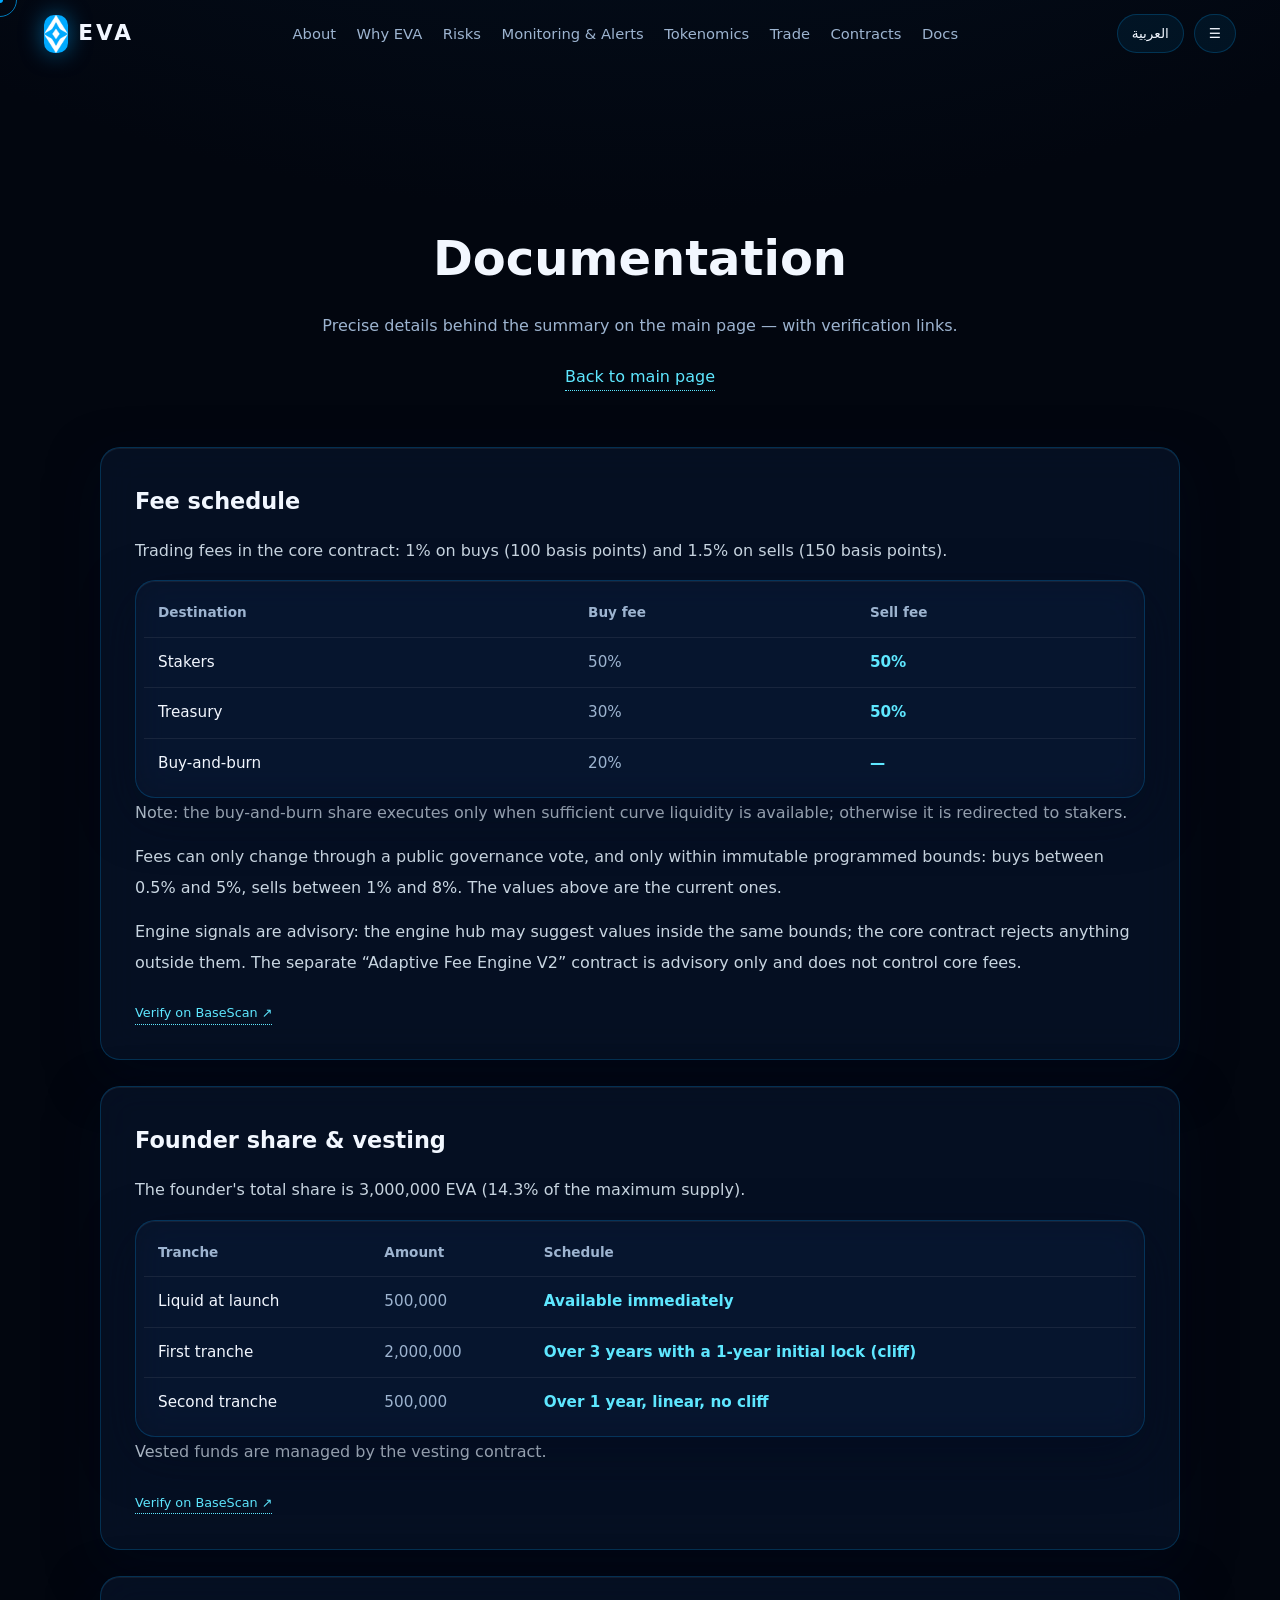
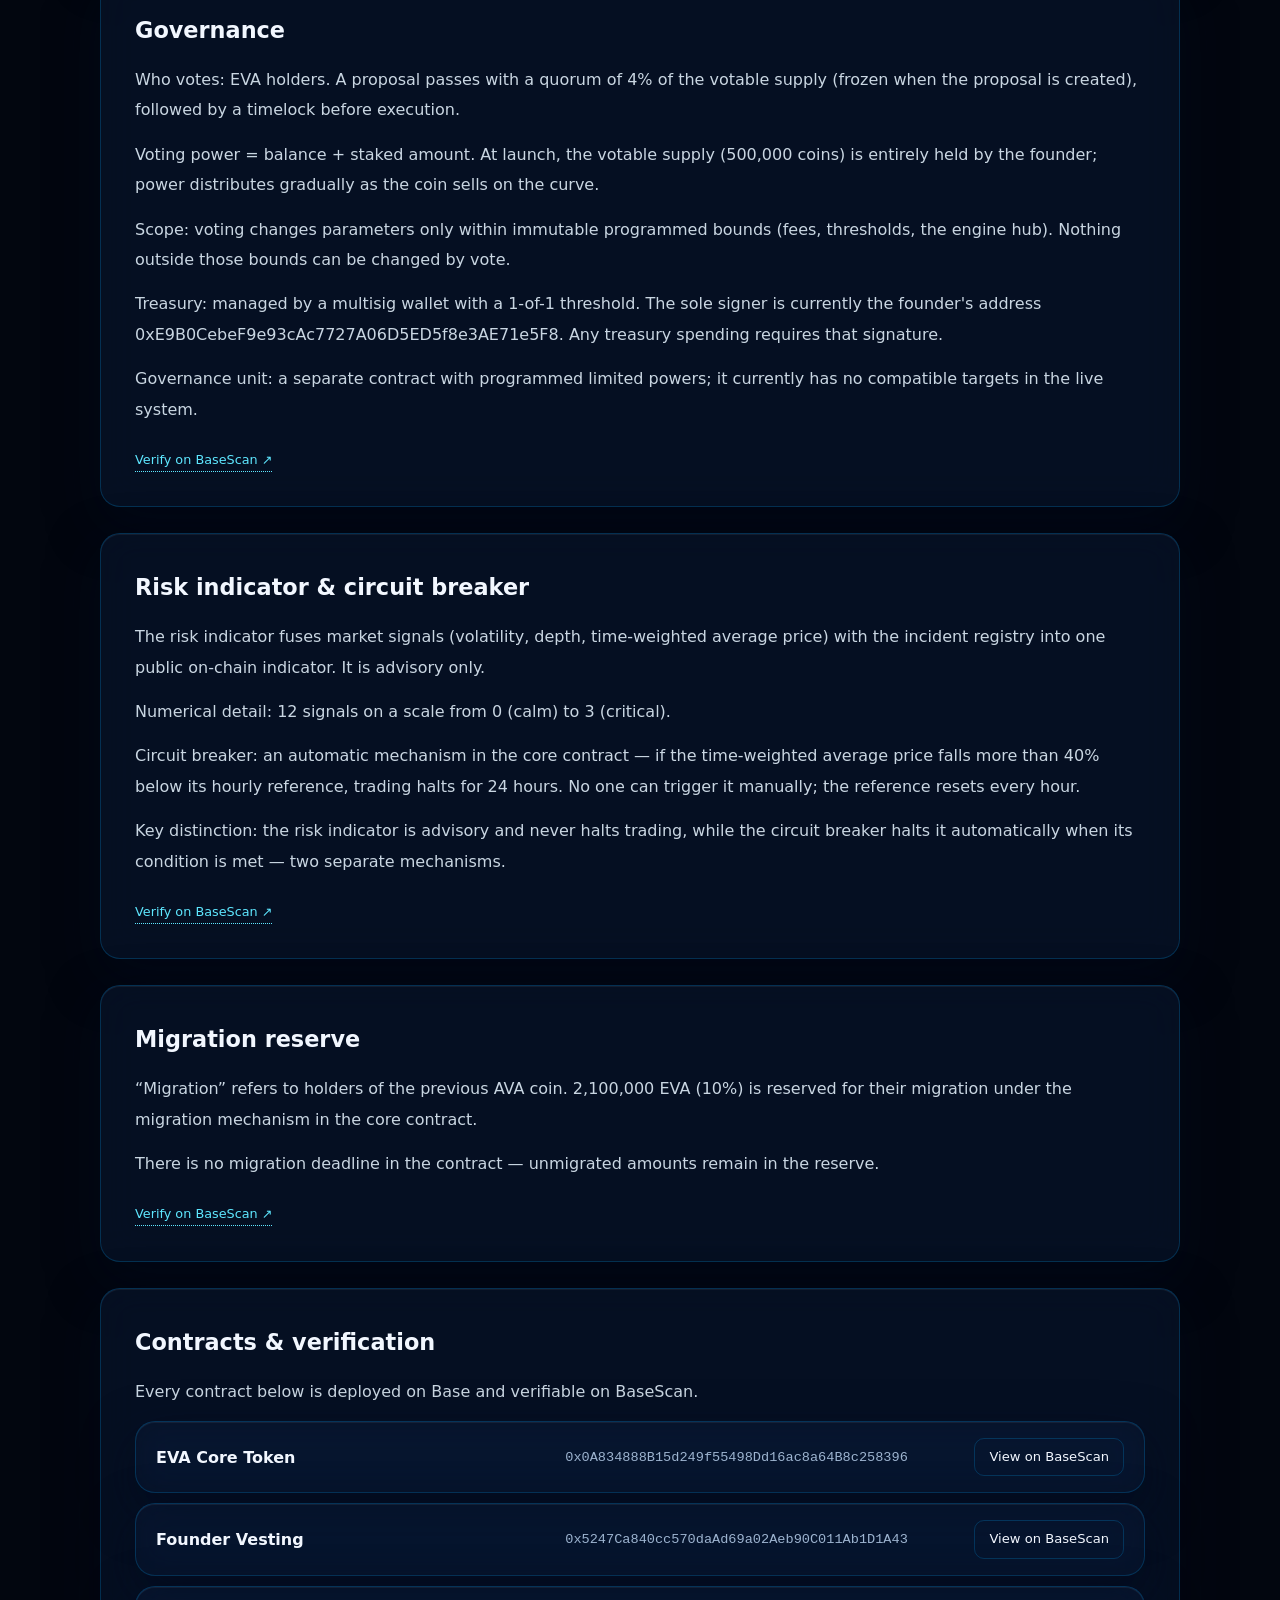
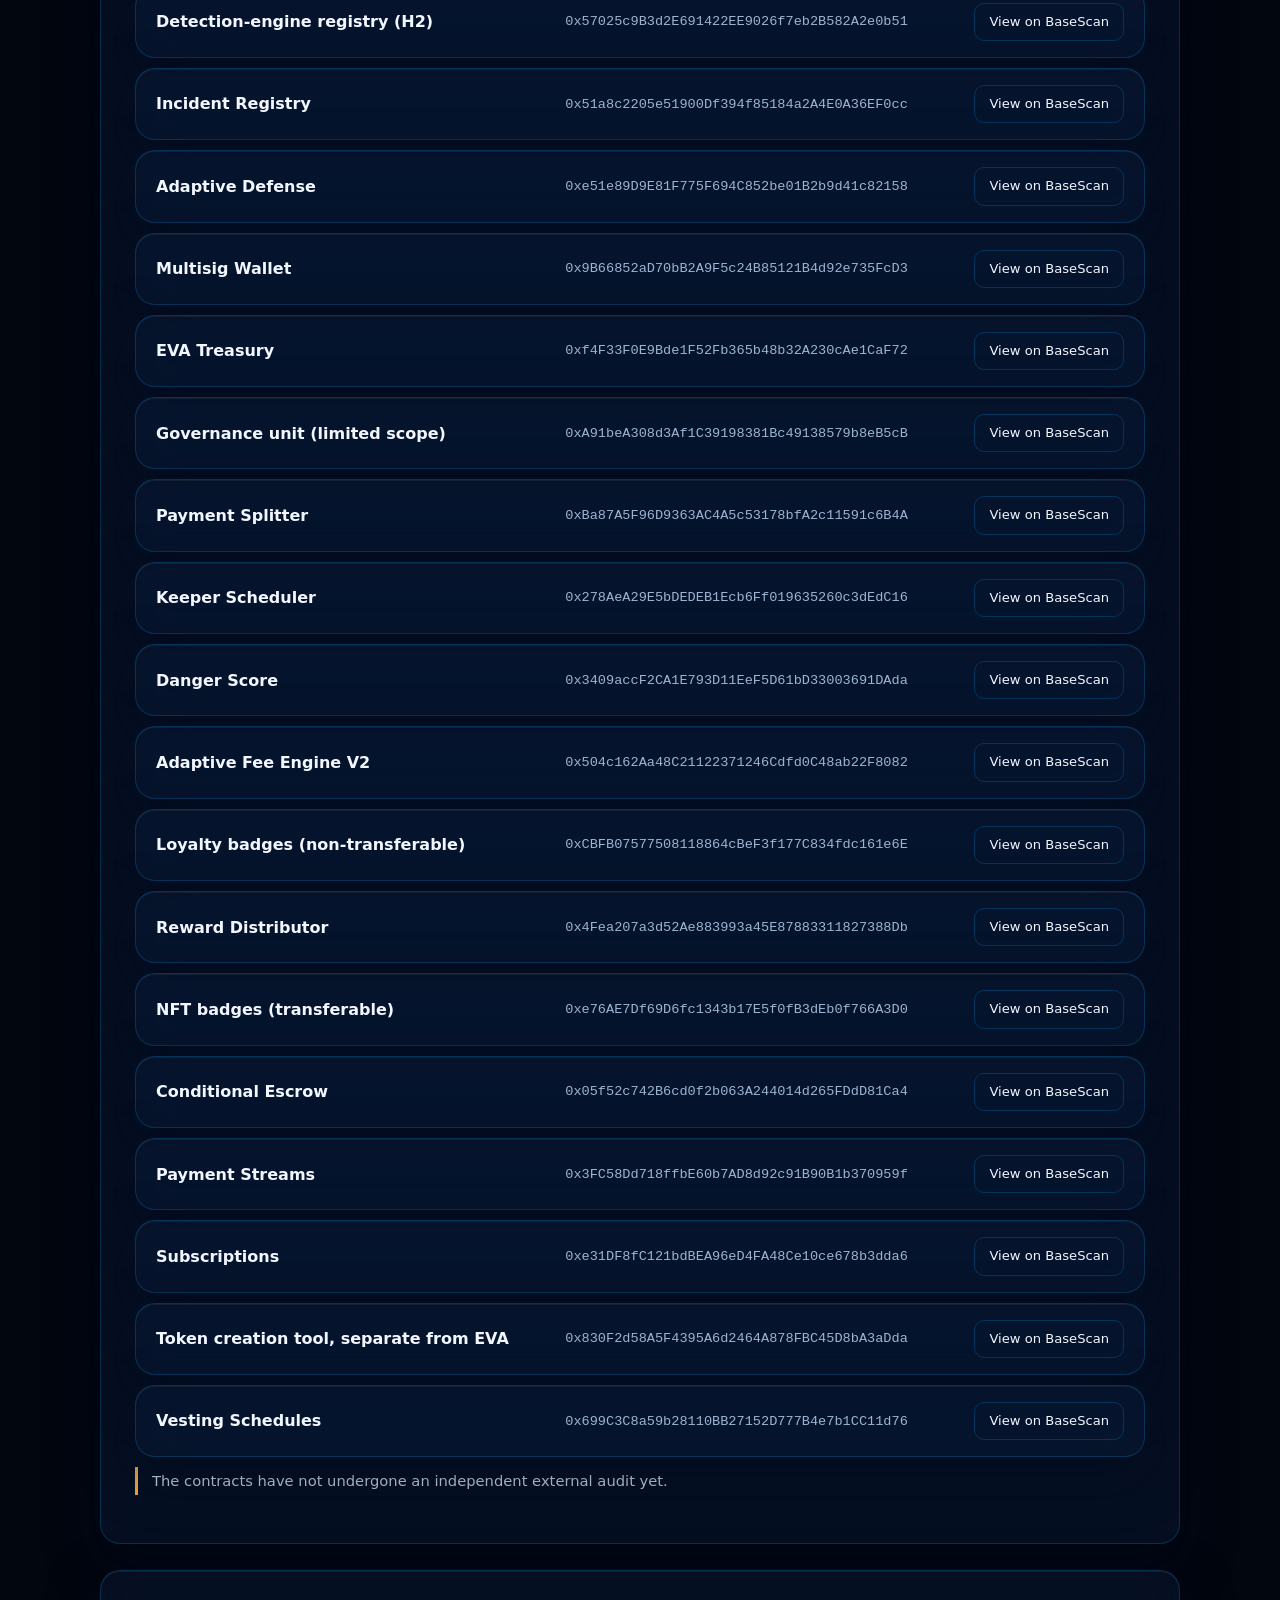
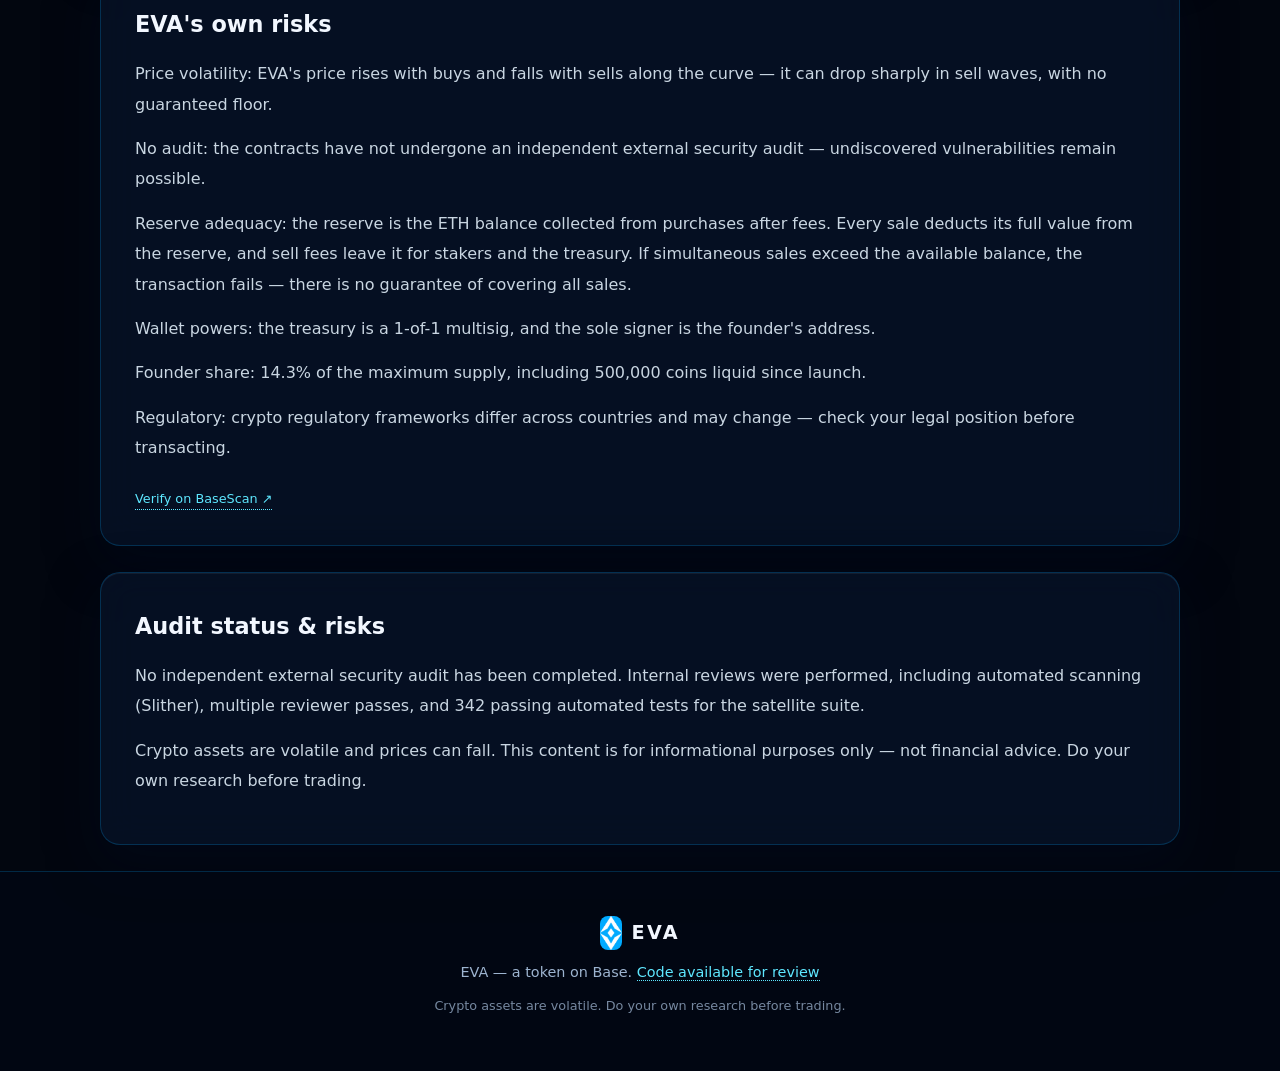
<file: docs.html>
<!DOCTYPE html>
<html lang="ar" dir="rtl">
<head>
<meta charset="UTF-8">
<meta name="viewport" content="width=device-width, initial-scale=1.0">
<meta name="description" content="EVA documentation — fees, vesting, governance, risk monitor, contracts.">
<title>EVA — التوثيق</title>
<link rel="icon" type="image/png" href="favicon.png">
<link rel="stylesheet" href="styles.css">
<style>
.docs-hero{padding:150px 0 30px;text-align:center}
.docs-hero h1{font-size:clamp(2rem,5vw,3rem);margin-bottom:12px}
.docs-hero p{color:var(--muted);max-width:640px;margin:0 auto 18px}
.doc-section{margin:26px 0;padding:34px}
.doc-section h2{margin-bottom:16px;font-size:1.4rem}
.doc-section p{color:#c9d6e2;line-height:1.9;margin-bottom:14px}
.doc-note{border-inline-start:3px solid var(--warn,#f0a840);padding-inline-start:14px;color:var(--muted);font-size:.92rem}
.doc-table{width:100%;border-collapse:collapse;font-size:.95rem}
.doc-table th,.doc-table td{padding:12px 14px;text-align:start;border-bottom:1px solid rgba(255,255,255,.07)}
.doc-table th{color:var(--muted);font-weight:600;font-size:.85rem}
.doc-table td{font-variant-numeric:tabular-nums}
.back-link{display:inline-block;margin-top:6px;color:var(--cyan);text-decoration:none;border-bottom:1px dotted var(--cyan)}
.back-link:hover{color:#fff;border-bottom-color:#fff}
#docs-contracts .contract-row{margin-bottom:10px}
.doc-anchor{scroll-margin-top:110px}
</style>
</head>
<body>
<div id="cursor-ring"></div><div id="cursor-dot"></div>

<header id="nav">
  <a href="index.html" class="brand">
    <img src="logo.png" alt="EVA logo" class="brand-logo">
    <span class="brand-name">EVA</span>
  </a>
  <nav class="nav-links" id="nav-links">
    <a href="index.html#about" data-i18n="nav.about"></a>
    <a href="index.html#benefits" data-i18n="nav.benefits"></a>
    <a href="index.html#problems" data-i18n="nav.problems"></a>
    <a href="index.html#immune" data-i18n="nav.immune"></a>
    <a href="index.html#tokenomics" data-i18n="nav.tokenomics"></a>
    <a href="index.html#trade" data-i18n="nav.trade"></a>
    <a href="index.html#contracts" data-i18n="nav.contracts"></a>
    <a href="docs.html" data-i18n="nav.docs" aria-current="page"></a>
  </nav>
  <div class="nav-actions">
    <button id="lang-toggle" class="pill-btn" type="button"></button>
    <button id="menu-toggle" class="pill-btn" type="button" aria-label="menu">☰</button>
  </div>
</header>

<section class="docs-hero">
  <div class="container">
    <h1 data-i18n="docs.title"></h1>
    <p data-i18n="docs.sub"></p>
    <a class="back-link" href="index.html" data-i18n="docs.back"></a>
  </div>
</section>

<main id="docs-main" class="container"></main>

<footer>
  <div class="container footer-inner">
    <div class="footer-brand">
      <img src="logo.png" alt="EVA logo" class="footer-logo">
      <span>EVA</span>
    </div>
    <p><span data-i18n="footer.rights"></span> <a class="footer-code" target="_blank" rel="noopener" href="https://github.com/RIO4140/eva-contracts" data-i18n="footer.code"></a></p>
    <p class="risk" data-i18n="footer.risk"></p>
  </div>
</footer>

<script src="i18n.js"></script>
<script src="docs.js"></script>
</body>
</html>
</file>
<file: styles.css>
/* ============ EVA — immersive dark futuristic theme ============ */
:root{
  --bg0:#02060f;
  --bg1:#04101f;
  --eva:#00aaff;
  --eva-deep:#001533;
  --eva-soft:rgba(0,170,255,.14);
  --cyan:#5ee7ff;
  --text:#f2f7ff;
  --muted:#9db4d0;
  --glass:rgba(10,25,48,.55);
  --stroke:rgba(0,170,255,.22);
  --radius:20px;
  --nav-h:68px;
}
*{box-sizing:border-box;margin:0;padding:0}
html{scroll-behavior:smooth;scroll-padding-top:calc(var(--nav-h) + 16px)}
html[dir="ltr"] body{font-family:'Space Grotesk',system-ui,sans-serif}
html[dir="rtl"] body{font-family:'Cairo','Space Grotesk',system-ui,sans-serif}
body{
  background:radial-gradient(1200px 800px at 50% -10%, #06203c 0%, var(--bg1) 40%, var(--bg0) 100%);
  color:var(--text);
  min-height:100vh;
  overflow-x:hidden;
  line-height:1.7;
}
::selection{background:var(--eva);color:#00131f}
a{color:inherit;text-decoration:none}
button{font:inherit;cursor:pointer;border:none;background:none;color:inherit}
input{font:inherit;color:inherit}

/* ---------- background layers ---------- */
.bg-orbs{position:fixed;inset:0;z-index:0;overflow:hidden;pointer-events:none}
.orb{position:absolute;border-radius:50%;filter:blur(110px);opacity:.5;will-change:transform}
.orb-1{width:44vw;height:44vw;inset-inline-start:-10vw;top:-12vh;background:radial-gradient(circle,#00aaff55,transparent 70%)}
.orb-2{width:38vw;height:38vw;inset-inline-end:-8vw;top:30vh;background:radial-gradient(circle,#0055ff44,transparent 70%)}
.orb-3{width:30vw;height:30vw;inset-inline-start:20vw;top:62vh;background:radial-gradient(circle,#00e5ff33,transparent 70%)}
.orb-4{width:26vw;height:26vw;inset-inline-end:14vw;top:88vh;background:radial-gradient(circle,#7a00ff2e,transparent 70%)}
#stars{position:fixed;inset:0;z-index:0;pointer-events:none;opacity:.9}
.bg-grid{
  position:fixed;inset:0;z-index:0;pointer-events:none;opacity:.35;
  background-image:linear-gradient(rgba(0,170,255,.06) 1px,transparent 1px),
                   linear-gradient(90deg,rgba(0,170,255,.06) 1px,transparent 1px);
  background-size:56px 56px;
  mask-image:radial-gradient(ellipse 90% 70% at 50% 30%,#000 30%,transparent 100%);
  -webkit-mask-image:radial-gradient(ellipse 90% 70% at 50% 30%,#000 30%,transparent 100%);
}
main,header#nav,footer{position:relative;z-index:2}

/* ---------- custom cursor (desktop) ---------- */
#cursor-ring,#cursor-dot{position:fixed;top:0;inset-inline-start:0;z-index:9999;pointer-events:none;border-radius:50%;display:none}
@media (pointer:fine){
  #cursor-ring{display:block;width:34px;height:34px;border:1.5px solid rgba(0,170,255,.7);transform:translate(-50%,-50%);transition:width .25s,height .25s,border-color .25s}
  #cursor-dot{display:block;width:6px;height:6px;background:var(--eva);transform:translate(-50%,-50%)}
  #cursor-ring.hovering{width:56px;height:56px;border-color:var(--cyan)}
}

/* ---------- glass ---------- */
.glass{
  background:var(--glass);
  border:1px solid var(--stroke);
  border-radius:var(--radius);
  backdrop-filter:blur(18px) saturate(140%);
  -webkit-backdrop-filter:blur(18px) saturate(140%);
  box-shadow:0 18px 50px rgba(0,10,30,.5), inset 0 1px 0 rgba(255,255,255,.06);
}

/* ---------- nav ---------- */
#nav{
  position:sticky;top:0;z-index:100;height:var(--nav-h);
  display:flex;align-items:center;justify-content:space-between;gap:12px;
  padding-inline:clamp(14px,4vw,44px);
  transition:background .3s,border-color .3s,backdrop-filter .3s;
  border-bottom:1px solid transparent;
}
#nav.scrolled{background:rgba(2,8,20,.72);backdrop-filter:blur(16px);-webkit-backdrop-filter:blur(16px);border-bottom-color:var(--stroke)}
.brand{display:flex;align-items:center;gap:10px;font-weight:700;font-size:1.35rem;letter-spacing:.14em}
.brand-logo{height:38px;width:auto;border-radius:10px;box-shadow:0 0 22px rgba(0,170,255,.5)}
.nav-links{display:flex;gap:clamp(8px,1.6vw,22px);font-size:.92rem}
.nav-links a{color:var(--muted);transition:color .2s;white-space:nowrap}
.nav-links a:hover{color:var(--eva)}
.nav-actions{display:flex;align-items:center;gap:10px}
.pill-btn{
  border:1px solid var(--stroke);border-radius:999px;padding:7px 14px;font-size:.85rem;
  color:var(--text);background:rgba(0,170,255,.08);transition:background .2s;
}
.pill-btn:hover{background:rgba(0,170,255,.2)}
.menu-btn{display:none;flex-direction:column;gap:5px;padding:8px}
.menu-btn span{width:24px;height:2px;background:var(--text);border-radius:2px;transition:transform .3s,opacity .3s}

/* ---------- buttons ---------- */
.cta{
  display:inline-flex;align-items:center;justify-content:center;gap:8px;
  background:linear-gradient(135deg,#00c3ff,#0077ff);
  color:#02121f;font-weight:700;padding:13px 30px;border-radius:14px;font-size:1rem;
  box-shadow:0 8px 30px rgba(0,170,255,.4), inset 0 1px 0 rgba(255,255,255,.35);
  transition:transform .2s,box-shadow .2s;will-change:transform;
}
.cta:hover{box-shadow:0 12px 40px rgba(0,170,255,.6), inset 0 1px 0 rgba(255,255,255,.35)}
.cta.small{padding:9px 18px;font-size:.88rem;border-radius:11px}
.cta.wide{width:100%;margin-top:14px;font-size:1.05rem}
.cta:disabled{opacity:.45;cursor:not-allowed;transform:none!important}
.ghost-btn{
  display:inline-flex;align-items:center;justify-content:center;
  border:1px solid var(--stroke);border-radius:14px;padding:13px 30px;font-weight:600;
  color:var(--text);background:rgba(0,170,255,.06);transition:background .2s;will-change:transform;
}
.ghost-btn:hover{background:rgba(0,170,255,.16)}

/* ---------- hero ---------- */
#hero{min-height:calc(100svh - var(--nav-h));display:flex;flex-direction:column;align-items:center;justify-content:center;text-align:center;padding:40px 20px 70px;position:relative}
.hero-inner{max-width:860px;display:flex;flex-direction:column;align-items:center}
.hero-badge{padding:8px 20px;border-radius:999px;font-size:.85rem;color:var(--cyan);letter-spacing:.06em;margin-bottom:26px}
.hero-logo{width:min(150px,34vw);height:auto;border-radius:26px;margin-bottom:8px;filter:drop-shadow(0 0 45px rgba(0,170,255,.65));animation:float 6s ease-in-out infinite}
@keyframes float{0%,100%{transform:translateY(0)}50%{transform:translateY(-14px)}}
.hero-title{
  font-size:clamp(4.5rem,17vw,10rem);font-weight:700;letter-spacing:.1em;line-height:1;
  background:linear-gradient(180deg,#fff 20%,var(--eva) 75%,#0055aa);
  -webkit-background-clip:text;background-clip:text;color:transparent;
  filter:drop-shadow(0 0 34px rgba(0,170,255,.45));
  margin-bottom:10px;
}
html[dir="rtl"] .hero-title{letter-spacing:.02em}
.hero-tagline{font-size:clamp(1.4rem,4.5vw,2.3rem);font-weight:700;margin-bottom:14px}
.hero-sub{color:var(--muted);max-width:640px;margin-bottom:32px;font-size:1.05rem}
.hero-ctas{display:flex;gap:14px;flex-wrap:wrap;justify-content:center;margin-bottom:30px}
.price-chip{display:inline-flex;align-items:center;gap:8px;padding:10px 22px;border-radius:999px;font-size:.95rem}
.chip-dot{width:9px;height:9px;border-radius:50%;background:#37ff8b;box-shadow:0 0 12px #37ff8b;animation:pulse 2s infinite}
@keyframes pulse{50%{opacity:.4}}
.scroll-hint{position:absolute;bottom:26px;inset-inline-start:50%;transform:translateX(-50%)}
html[dir="rtl"] .scroll-hint{transform:translateX(50%)}
.scroll-hint span{display:block;width:24px;height:40px;border:2px solid var(--stroke);border-radius:14px;position:relative}
.scroll-hint span::after{content:"";position:absolute;top:8px;inset-inline-start:50%;width:4px;height:9px;margin-inline-start:-2px;border-radius:3px;background:var(--eva);animation:wheel 1.8s infinite}
@keyframes wheel{60%{transform:translateY(12px);opacity:0}100%{transform:translateY(12px);opacity:0}}

/* ---------- sections ---------- */
section{padding:clamp(56px,9vh,110px) clamp(16px,5vw,60px)}
.container{max-width:1080px;margin-inline:auto}
.section-title{font-size:clamp(1.9rem,5vw,3rem);font-weight:800;margin-bottom:14px;text-align:center;
  background:linear-gradient(120deg,#fff,var(--cyan));-webkit-background-clip:text;background-clip:text;color:transparent}
.section-sub{color:var(--muted);text-align:center;max-width:680px;margin:0 auto 40px}
.lead{color:#d7e6fa;max-width:760px;margin:0 auto 18px;font-size:1.08rem;text-align:center}

/* ---------- stats ---------- */
#stats{padding-top:10px;padding-bottom:10px}
.stats-grid{display:grid;grid-template-columns:repeat(4,1fr);gap:14px;max-width:1080px;margin-inline:auto}
.stat-card{padding:22px 16px;text-align:center;transition:transform .25s,box-shadow .25s}
.stat-card:hover{transform:translateY(-5px);box-shadow:0 18px 50px rgba(0,170,255,.28)}
.stat-label{color:var(--muted);font-size:.85rem;margin-bottom:8px}
.stat-value{font-size:clamp(1.15rem,2.6vw,1.6rem);font-weight:700;color:var(--cyan);font-variant-numeric:tabular-nums}

/* ---------- cards grid ---------- */
.cards-grid{display:grid;grid-template-columns:repeat(3,1fr);gap:16px}
.benefit-card{padding:26px 22px;transition:transform .25s,box-shadow .25s;transform-style:preserve-3d}
.benefit-card:hover{box-shadow:0 20px 60px rgba(0,170,255,.3);border-color:rgba(0,170,255,.5)}
.benefit-card h3{font-size:1.12rem;margin-bottom:10px;color:#fff}
.benefit-card p{color:var(--muted);font-size:.95rem}
.benefit-num{font-size:.8rem;color:var(--eva);letter-spacing:.2em;margin-bottom:12px;display:block}

/* ---------- problems ---------- */
.problems-list{display:flex;flex-direction:column;gap:14px}
.problem-row{display:grid;grid-template-columns:1fr auto 1fr;gap:18px;align-items:center;padding:20px 24px}
.problem{color:#ffb3b3;font-weight:600}
.solution{color:#b8f5d0}
.prob-arrow{color:var(--eva);font-size:1.4rem;line-height:1}
html[dir="rtl"] .prob-arrow{transform:scaleX(-1)}

/* ---------- immune ---------- */
.immune-grid{display:grid;grid-template-columns:1fr 1fr;gap:18px;margin-bottom:22px}
.immune-grid .glass{padding:30px 26px;transition:transform .25s,box-shadow .25s}
.immune-grid h3{font-size:1.3rem;margin:14px 0 10px}
.immune-grid p{color:var(--muted)}
.engine-icon{width:52px;height:52px;border-radius:16px;background:linear-gradient(135deg,rgba(0,170,255,.35),rgba(0,60,140,.35));border:1px solid var(--stroke);position:relative}
.engine-icon::after{content:"";position:absolute;inset:14px;border-radius:8px;background:var(--eva);box-shadow:0 0 18px var(--eva)}
.defense-icon::after{background:var(--cyan);box-shadow:0 0 18px var(--cyan);border-radius:50%}
.advisory-note{max-width:760px;margin:0 auto;text-align:center;color:var(--muted);border-inline-start:3px solid var(--eva);padding-inline-start:16px;font-size:.95rem}

/* ---------- tokenomics ---------- */
.supply-line{text-align:center;font-weight:700;font-size:1.1rem;margin-bottom:24px;color:#fff}
.table-card{padding:8px 8px;overflow:hidden}
table{width:100%;border-collapse:collapse;font-size:.98rem}
td{padding:14px 18px;border-bottom:1px solid rgba(0,170,255,.1)}
tr:last-child td{border-bottom:none}
td:last-child{text-align:end;color:var(--cyan);font-weight:700;white-space:nowrap}
td:nth-child(2){text-align:end;color:var(--muted);font-variant-numeric:tabular-nums;white-space:nowrap}
tr{transition:background .2s}
tbody tr:hover{background:rgba(0,170,255,.06)}
.taxes-line{text-align:center;color:var(--muted);margin-top:20px}

/* ---------- trade / dApp ---------- */
.trade-card{max-width:560px;margin:0 auto;padding:30px 26px}
.tabs{display:grid;grid-template-columns:1fr 1fr;gap:8px;background:rgba(0,20,45,.6);border-radius:14px;padding:6px;margin-bottom:24px}
.tab{padding:11px;border-radius:10px;font-weight:700;color:var(--muted);transition:all .25s}
.tab.active{background:linear-gradient(135deg,#00c3ff,#0077ff);color:#02121f;box-shadow:0 6px 20px rgba(0,170,255,.4)}
.panel.hidden{display:none}
.field{margin-bottom:6px}
.field-head{display:flex;justify-content:space-between;align-items:center;font-size:.88rem;color:var(--muted);margin-bottom:8px;gap:8px;flex-wrap:wrap}
.bal b{color:var(--text);font-variant-numeric:tabular-nums}
.max-btn{color:var(--eva);font-weight:700;font-size:.8rem;border:1px solid var(--stroke);border-radius:8px;padding:2px 10px;margin-inline-start:6px;transition:background .2s}
.max-btn:hover{background:rgba(0,170,255,.2)}
.input-row{display:flex;align-items:center;background:rgba(0,15,35,.7);border:1px solid var(--stroke);border-radius:14px;padding:6px 6px 6px 18px;transition:border-color .2s,box-shadow .2s}
html[dir="rtl"] .input-row{padding:6px 18px 6px 6px}
.input-row:focus-within{border-color:var(--eva);box-shadow:0 0 0 3px rgba(0,170,255,.18)}
.input-row input{flex:1;background:none;border:none;outline:none;font-size:1.35rem;font-weight:600;min-width:0;font-variant-numeric:tabular-nums}
.input-row input::placeholder{color:#4a6285}
.input-row input::-webkit-outer-spin-button,.input-row input::-webkit-inner-spin-button{-webkit-appearance:none}
.input-row input[type=number]{-moz-appearance:textfield;appearance:textfield}
.unit{background:rgba(0,170,255,.14);border:1px solid var(--stroke);border-radius:10px;padding:8px 16px;font-weight:700;font-size:.9rem;white-space:nowrap}
.swap-arrow{display:flex;justify-content:center;margin:10px 0;color:var(--eva)}
.swap-arrow svg{background:rgba(0,170,255,.1);border:1px solid var(--stroke);border-radius:50%;padding:8px;width:38px;height:38px}
.output-row{display:flex;align-items:center;justify-content:space-between;background:rgba(0,15,35,.45);border:1px dashed var(--stroke);border-radius:14px;padding:16px 18px;font-size:1.3rem;font-weight:700;font-variant-numeric:tabular-nums;min-height:64px}
.output-row .unit{font-size:.85rem}
.trade-meta{display:flex;align-items:center;gap:8px;flex-wrap:wrap;font-size:.85rem;color:var(--muted);margin:14px 2px 0}
.trade-meta b{color:var(--text)}
.trade-meta .sep{flex:1}
.approve-note{font-size:.85rem;color:var(--cyan);background:rgba(0,170,255,.08);border:1px solid var(--stroke);border-radius:10px;padding:10px 14px;margin-top:14px}
.tx-status{margin-top:14px;font-size:.92rem;min-height:1.6em;text-align:center}
.tx-status .ok{color:#37ff8b}
.tx-status .err{color:#ff8080}
.tx-status .pending{color:var(--cyan)}
.tx-status a{color:var(--eva);text-decoration:underline}
.disclaimer{margin-top:16px;font-size:.8rem;color:var(--muted);text-align:center;border-top:1px solid rgba(0,170,255,.12);padding-top:14px}
.notice{max-width:560px;margin:0 auto 18px;padding:18px 22px;text-align:center;color:#ffd27a;border-color:rgba(255,180,60,.35)}
.hidden{display:none!important}

/* ---------- contracts ---------- */
.contracts-list{display:flex;flex-direction:column;gap:12px}
.contract-row{display:flex;align-items:center;gap:14px;padding:16px 20px;flex-wrap:wrap}
.contract-name{font-weight:700;flex:1;min-width:150px}
.contract-addr{font-family:ui-monospace,'Cascadia Code',monospace;font-size:.85rem;color:var(--muted);direction:ltr;unicode-bidi:embed;word-break:break-all;flex:1;min-width:200px}
@media (prefers-reduced-motion:reduce){
  #cursor-ring,#cursor-dot{display:none!important}
  *,*::before,*::after{animation-duration:.01ms!important;transition-duration:.01ms!important}
}
.contract-actions{display:flex;gap:8px;margin-inline-start:auto}
.mini-btn{border:1px solid var(--stroke);border-radius:10px;padding:7px 14px;font-size:.82rem;transition:background .2s;white-space:nowrap}
.mini-btn:hover{background:rgba(0,170,255,.18)}
.mini-btn.copied{border-color:#37ff8b;color:#37ff8b}

/* ---------- footer ---------- */
footer{border-top:1px solid var(--stroke);padding:44px 20px 54px;background:rgba(2,8,20,.6)}
.footer-inner{text-align:center;color:var(--muted);font-size:.9rem;display:flex;flex-direction:column;align-items:center;gap:10px}
.footer-brand{display:flex;align-items:center;gap:10px;font-weight:700;font-size:1.2rem;color:var(--text);letter-spacing:.12em}
.footer-logo{height:34px;width:auto;border-radius:8px}
.risk{font-size:.8rem;opacity:.75}

/* ---------- reveal animations ---------- */
.reveal{opacity:0;transform:translateY(36px);transition:opacity .8s cubic-bezier(.2,.7,.2,1),transform .8s cubic-bezier(.2,.7,.2,1)}
.reveal.visible{opacity:1;transform:none}
@media (prefers-reduced-motion:reduce){
  .reveal{opacity:1;transform:none;transition:none}
  .hero-logo{animation:none}
  *{scroll-behavior:auto}
}

/* ---------- responsive ---------- */
@media (max-width:960px){
  .nav-links{
    position:fixed;top:var(--nav-h);inset-inline:0;z-index:99;
    flex-direction:column;gap:0;background:rgba(2,8,20,.96);backdrop-filter:blur(18px);
    border-bottom:1px solid var(--stroke);padding:10px 22px 18px;
    transform:translateY(-130%);transition:transform .35s ease;
  }
  html[dir="rtl"] .nav-links{flex-direction:column}
  .nav-links.open{transform:none}
  .nav-links a{padding:11px 4px;border-bottom:1px solid rgba(0,170,255,.08);font-size:1rem}
  .menu-btn{display:flex}
  .stats-grid{grid-template-columns:repeat(2,1fr)}
  .cards-grid{grid-template-columns:1fr 1fr}
  .problem-row{grid-template-columns:1fr;gap:8px;text-align:center}
  .prob-arrow{transform:rotate(90deg)}
  html[dir="rtl"] .prob-arrow{transform:rotate(90deg) scaleX(-1)}
  .immune-grid{grid-template-columns:1fr}
}
@media (max-width:600px){
  .cards-grid{grid-template-columns:1fr}
  .cta.small{padding:8px 12px;font-size:.8rem}
  .pill-btn{padding:6px 10px;font-size:.78rem}
  .brand-name{display:none}
  .trade-card{padding:22px 16px}
  td{padding:11px 10px;font-size:.86rem}
}

/* ---------- ambient sound toggle ---------- */
.sound-toggle{
  position:fixed;bottom:22px;inset-inline-end:22px;z-index:200;
  width:46px;height:46px;border-radius:50%;padding:0;cursor:pointer;
  display:flex;align-items:center;justify-content:center;color:var(--text);
  opacity:.7;transition:opacity .25s,transform .25s,box-shadow .25s;
}
.sound-toggle:hover{opacity:1;transform:translateY(-2px)}
.sound-toggle svg{width:22px;height:22px;fill:none;stroke:currentColor;stroke-width:1.8;stroke-linecap:round;stroke-linejoin:round}
.sound-toggle .ic-on{display:none}
.sound-toggle.playing{opacity:1;box-shadow:0 0 24px rgba(0,170,255,.5)}
.sound-toggle.playing .ic-on{display:block}
.sound-toggle.playing .ic-off{display:none}
@media (max-width:640px){.sound-toggle{bottom:16px;inset-inline-end:16px;width:42px;height:42px}}
.hero-risk{color:var(--muted);font-size:.8rem;margin-top:18px;max-width:560px;opacity:.85}
.founder-line{text-align:center;color:var(--muted);margin-bottom:20px;font-size:.92rem}
.founder-line a,.taxes-line a{color:var(--cyan)}
.migration-line{text-align:center;color:var(--muted);font-size:.82rem;margin:14px 0 4px;opacity:.85}
.footer-code{color:var(--cyan);text-decoration:none;border-bottom:1px dotted var(--cyan)}
.footer-code:hover{color:#fff;border-bottom-color:#fff}
.cta-disabled{opacity:.55;cursor:not-allowed;filter:saturate(.6)}
.cta-disabled:hover{transform:none!important;box-shadow:0 8px 30px rgba(0,165,255,.25)!important}
.proof-link{display:inline-block;margin-top:10px;font-size:.8rem;color:var(--cyan);text-decoration:none;border-bottom:1px dotted var(--cyan)}
.proof-link:hover{color:#fff;border-bottom-color:#fff}
</file>
